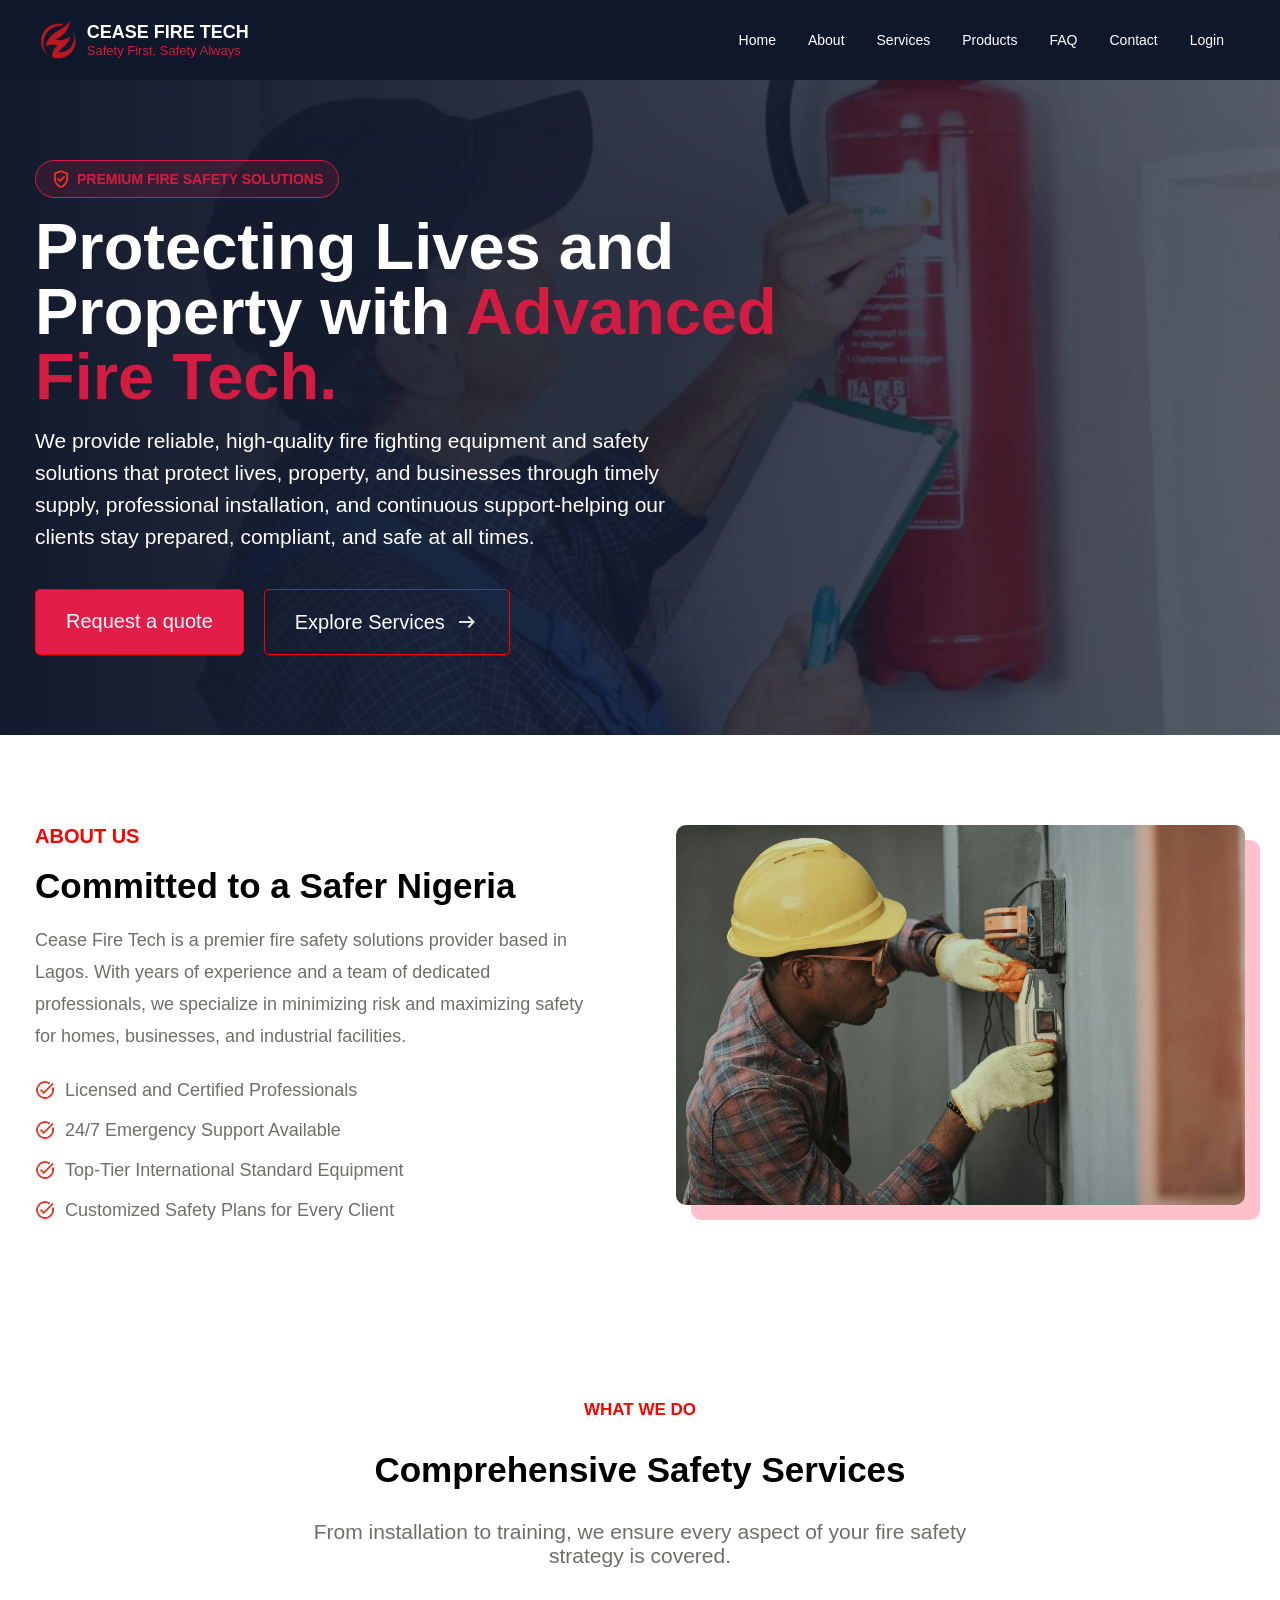
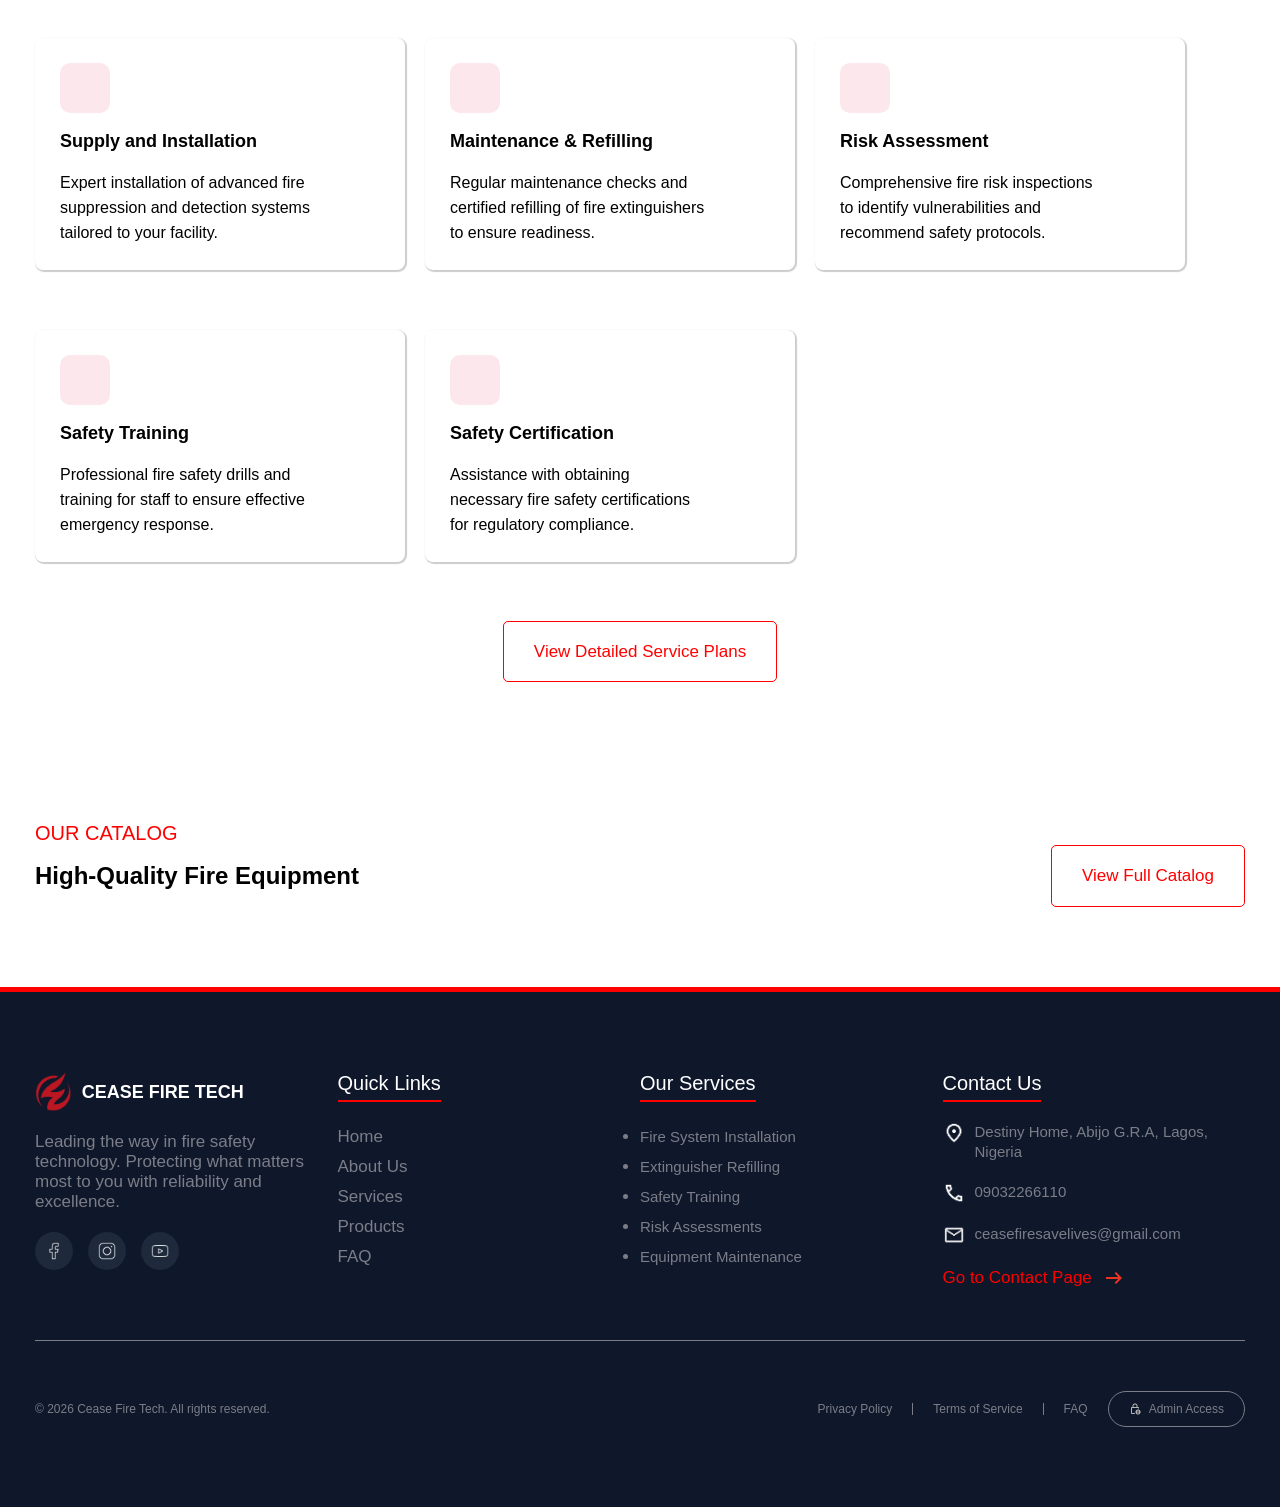
<file: index.html>
<html lang="en">
<head>
    <meta charset="UTF-8">
    <meta name="viewport" content="width=device-width, initial-scale=1.0">
    <!-- <title><img src="img/Logo.png" alt="logo">CEASE FIRE TECH</title> -->
    <link rel="stylesheet" href="home.css">
</head>
<body>
    
        <header class="header">
            <div class="logo">
                <img src="img/Logo.png" alt="">
                <p>CEASE FIRE TECH <span>Safety First, Safety Always</span></p>
            </div>  
            <nav>
                <ul>
                    <li><a href="#">Home</a></li>
                    <li><a href="#about">About</a></li>
                    <li><a href="services.html">Services</a></li>
                    <li><a href="#">Products</a></li>
                    <li><a href="#">FAQ</a></li>
                    <li><a href="contact.html">Contact</a></li>
                    <li><a href="login.html">Login</a></li>
                </ul>
            </nav>
        </header>
        <section class="main-body">
            <div class="home">
                <div class="content">
                    <div class="premium">
                        <img src="img/verified_user_24dp_E3E3E3_FILL0_wght400_GRAD0_opsz24.png" alt="">
                        <p>PREMIUM FIRE SAFETY SOLUTIONS</p>
                    </div>
                    <h1>Protecting Lives and Property with <span>Advanced Fire Tech.</span></h1>
                    <p class="p">We provide reliable, high-quality fire fighting equipment and safety solutions that protect lives, property, and businesses through timely supply, professional installation, and continuous support-helping our clients stay prepared, compliant, and safe at all times.</p>
                    <div class="button">
                        <a href="" class="button1">Request a quote</a>
                        <a href="" class="button2">Explore Services<img src="img/arrow_right_alt_24dp_E3E3E3_FILL0_wght400_GRAD0_opsz24.png" alt=""></a>
                    </div>
                </div>
            
            </div>
            <div id="about" class="about-section">
                <div class="about">
                    <div class="about-us">
                        <p class="p1">ABOUT US</p>
                        <h1>Committed to a Safer Nigeria</h1>
                        <p class="p2">Cease Fire Tech is a premier fire safety solutions provider based in Lagos. With years of experience and a team of dedicated professionals, we specialize in minimizing risk and maximizing safety for homes, businesses, and industrial facilities.</p>
                        <div class="lists">
                            <div class="ul">
                                <div class="li"><img src="img/task_alt.png" alt=""><p>Licensed and Certified Professionals</p></div>
                                <div class="li"><img src="img/task_alt.png" alt=""><p>24/7 Emergency Support Available</p></div>
                                <div class="li"><img src="img/task_alt.png" alt=""><p>Top-Tier International Standard Equipment</p></div>
                                <div class="li"><img src="img/task_alt.png" alt=""><p>Customized Safety Plans for Every Client</p></div>
                            </div>
                        </div> 
                    </div>
                    <img class="img" src="img/photo-1621905251189-08b45d6a269e.png" alt="">
                    
                </div>
            
            </div>
        </section>
        <section class="what-we-do">
            <p class="p1">WHAT WE DO</p>
            <h1>Comprehensive Safety Services</h1>
            <p class="p2">From installation to training, we ensure every aspect of your fire safety strategy is covered.</p>
            <div class="card-section">
                <div class="card">
                    <div class="small-logo"></div>
                    <h1>Supply and Installation</h1>
                    <p>Expert installation of advanced fire suppression and detection systems tailored to your facility.</p>
                </div>
                <div class="card">
                    <div class="small-logo"></div>
                    <h1>Maintenance & Refilling</h1>
                    <p>Regular maintenance checks and certified refilling of fire extinguishers to ensure readiness.</p>
                </div>
                <div class="card">
                    <div class="small-logo"></div>
                    <h1>Risk Assessment</h1>
                    <p>Comprehensive fire risk inspections to identify vulnerabilities and recommend safety protocols.</p>
                </div>
                <div class="card">
                    <div class="small-logo"></div>
                    <h1>Safety Training</h1>
                    <p>Professional fire safety drills and training for staff to ensure effective emergency response.</p>
                </div>
                <div class="card">
                    <div class="small-logo"></div>
                    <h1>Safety Certification</h1>
                    <p>Assistance with obtaining necessary fire safety certifications for regulatory compliance.</p>
                </div>
            </div>
            <div class="more-details">
                <a href="">View Detailed Service Plans</a>
            </div>
        </section>
        <section class="our-catalog">
            <p>OUR CATALOG</p>
            <div>
                <h1>High-Quality Fire Equipment</h1>
                <a href="">View Full Catalog</a>
            </div>
        </section>
        <hr class="hr">
        <footer>
            <section>
                <div class="footer-side">
                    <div class="logo">
                        <img src="img/Logo.png" alt="">
                        <p>CEASE FIRE TECH</p>
                    </div>
                    <p>Leading the way in fire safety technology. Protecting what matters most to you with reliability and excellence.</p>
                    <div class="little">
                        <div class="littlelogo">
                            <img src="img/Facebook-Logo-2--Streamline-Logos.png" alt="">
                        </div>
                        <div class="littlelogo">
                            <img src="img/Instagram-Logo-2--Streamline-Logos.png" alt="">
                        </div>
                        <div class="littlelogo">
                            <img src="img/Youtube-Clip-Logo--Streamline-Logos.png" alt="">
                        </div>
                    </div>
                </div>
                <div class="footer-side">
                    <div id="logo">
                        <p>Quick Links</p>
                        <hr>
                    </div>
                    <ul>
                        <li><a href="">Home</a></li>
                        <li><a href="#about">About Us</a></li>
                        <li><a href="#">Services</a></li>
                        <li><a href="#">Products</a></li>
                        <li><a href="#">FAQ</a></li>
                    </ul>
                </div>
                <div class="footer-side">
                    <div id="logo">
                        <p>Our Services</p>
                        <hr>
                    </div>
                    <ul>
                        <li id="li"><p>Fire System Installation</p></li>
                        <li id="li"><p>Extinguisher Refilling</p></li>
                        <li id="li"><p>Safety Training</p></li>
                        <li id="li"><p>Risk Assessments</p></li>
                        <li id="li"><p>Equipment Maintenance</p></li>
                    </ul>
                </div>
                <div class="footer-side">
                    <div id="logo">
                        <p>Contact Us</p>
                        <hr>
                    </div>
                    <div class="contact">
                        <div id="li2"><img src="img/location_on_24dp_FFFFFF_FILL0_wght400_GRAD0_opsz24.png" alt=""><p>Destiny Home, Abijo G.R.A, Lagos, Nigeria</p></div>
                        <div id="li2"><img src="img/phone_enabled_24dp_FFFFFF_FILL0_wght400_GRAD0_opsz24.png" alt=""><p>09032266110</p></div>
                        <div id="li2"><img src="img/mail_24dp_E3E3E3_FILL0_wght400_GRAD0_opsz24.png" alt=""><p>ceasefiresavelives@gmail.com</p></div>
                    </div>
                    <div class="go-to-contact">
                        <a href="contact.html">Go to Contact Page <img src="img/arrow_right_alt_24dp_EA3323_FILL0_wght400_GRAD0_opsz24_red.png" alt=""></a>
                    </div>
                </div>
                
            </section>
            <hr>
            <div class="last-part">
                <p>© 2026 Cease Fire Tech. All rights reserved.</p>
                <div class="privacy">
                    <p>Privacy Policy</p>
                    <div class="vr"></div>
                    <p>Terms of Service</p>
                    <div class="vr"></div>
                    <p>FAQ</p>
                    <div class="admin">
                        <a href=""><img src="img/lock_person_24dp_B7B7B7_FILL0_wght400_GRAD0_opsz24.png" alt="">Admin Access</a>
                    </div>
                </div>
                
            </div>
        </footer>
</body>
</html>
</file>
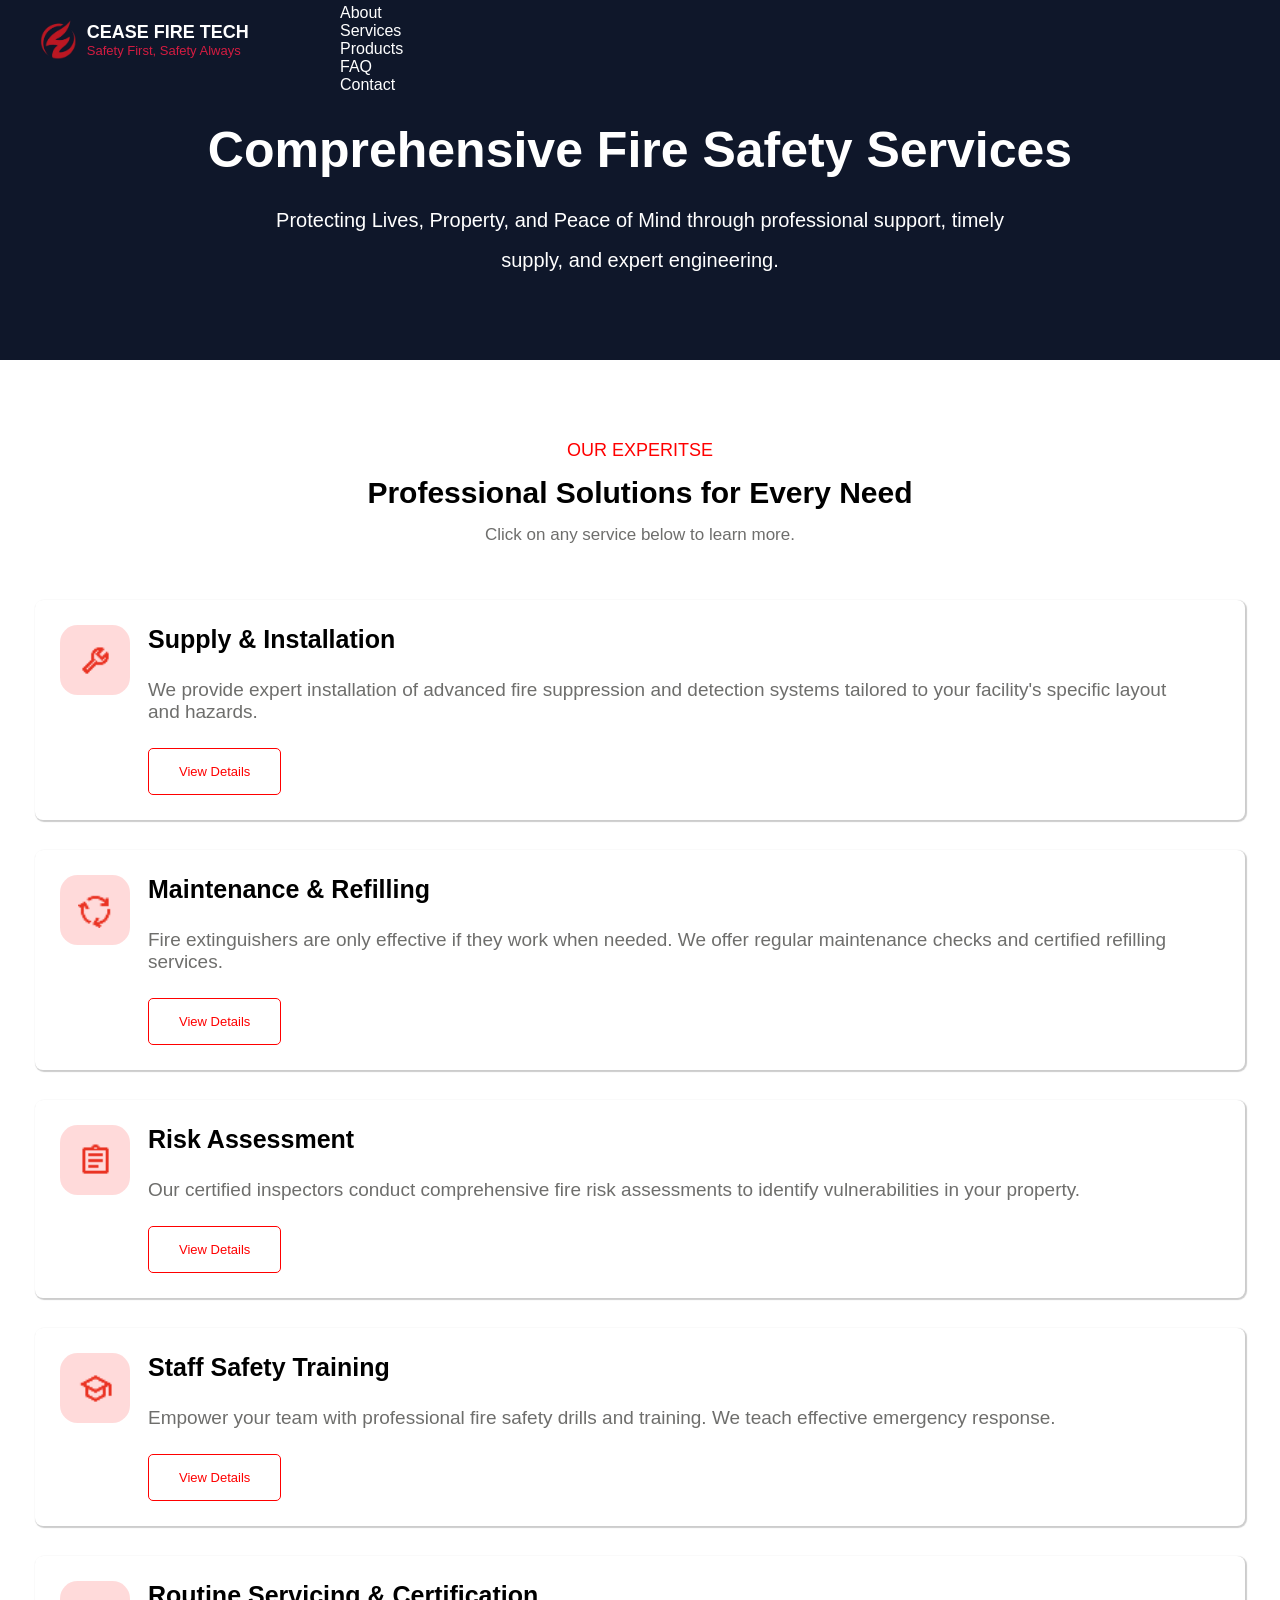
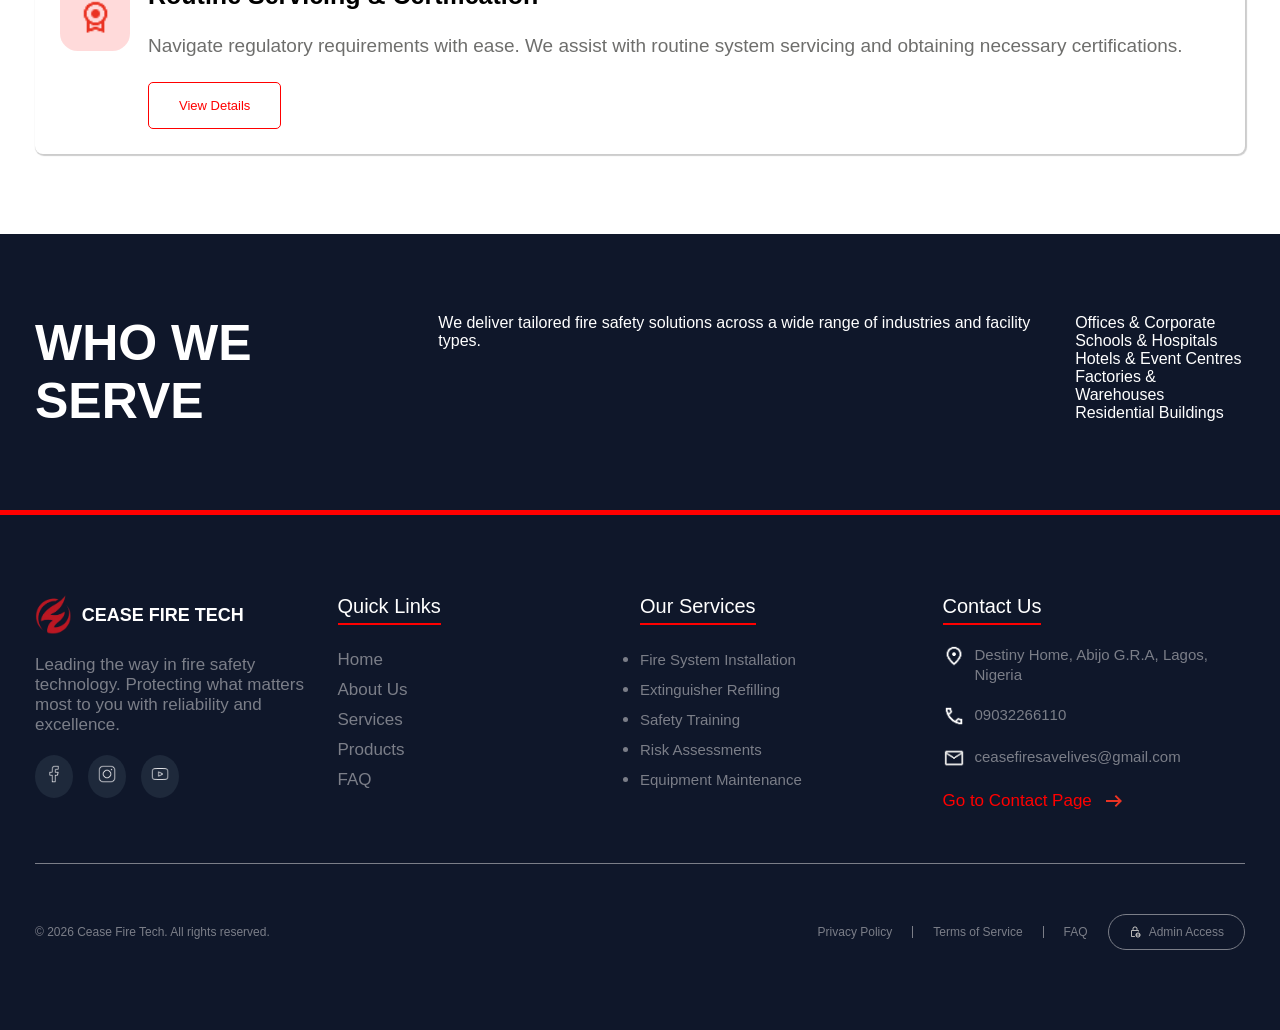
<file: services.html>
<!DOCTYPE html>
<html lang="en">
<head>
    <meta charset="UTF-8">
    <meta name="viewport" content="width=device-width, initial-scale=1.0">
    <title>Services</title>
    <link rel="stylesheet" href="home.css">
    <link rel="stylesheet" href="services.css">
</head>
<body>
        <header class="header">
            <div class="logo">
                <img src="img/Logo.png" alt="">
                <p>CEASE FIRE TECH <span>Safety First, Safety Always</span></p>
            </div>
            <div class="nav">
                <ul>
                    <li><a href="index.html">Home</a></li>
                    <li><a href="/index.html#about">About</a></li>
                    <li><a href="#">Services</a></li>
                    <li><a href="#">Products</a></li>
                    <li><a href="#">FAQ</a></li>
                    <li><a href="#">Contact</a></li>
                </ul>
            </div>
        </header>









        <section class="hero-section">
            <div class="hero">
                <h1>Comprehensive Fire Safety Services</h1>
                <p>Protecting Lives, Property, and Peace of Mind through professional support, timely supply, and expert engineering.</p>
            </div>
        </section>

        <section class="our-expertises">
            <p class="p1">OUR EXPERITSE</p>
            <h1 class="h1">Professional Solutions for Every Need</h1>
            <p class="p2">Click on any service below to learn more.</p>
            <div class="carding">
                <div class="cardy">
                    <div class="small-logo">
                        <img src="img/build_24dp_EA3323_FILL0_wght400_GRAD0_opsz24.png" alt="">
                    </div>
                    <div class="card-details">
                        <h1>Supply & Installation</h1>
                        <p>We provide expert installation of advanced fire suppression and detection systems tailored to your facility's specific layout and hazards.</p>
                        <a href="">View Details</a>
                    </div>
                </div>
                <div class="cardy">
                    <div class="small-logo">
                        <img src="img/cycle_24dp_EA3323_FILL0_wght400_GRAD0_opsz24.png" alt="" class="src">
                    </div>
                    <div class="card-details">
                        <h1>Maintenance & Refilling</h1>
                        <p>Fire extinguishers are only effective if they work when needed. We offer regular maintenance checks and certified refilling services.</p>
                        <a href="">View Details</a>
                    </div>
                </div>
                <div class="cardy">
                    <div class="small-logo">
                        <img src="img/assignment_24dp_EA3323_FILL0_wght400_GRAD0_opsz24.png" alt="" class="src">
                    </div>
                    <div class="card-details">
                        <h1>Risk Assessment</h1>
                        <p>Our certified inspectors conduct comprehensive fire risk assessments to identify vulnerabilities in your property.</p>
                        <a href="">View Details</a>
                    </div>
                </div>
                <div class="cardy">
                    <div class="small-logo">
                        <img src="img/school_24dp_EA3323_FILL0_wght400_GRAD0_opsz24.png" alt="">
                    </div>
                    <div class="card-details">
                        <h1>Staff Safety Training</h1>
                        <p>Empower your team with professional fire safety drills and training. We teach effective emergency response.</p>
                        <a href="">View Details</a>
                    </div>
                </div>
                <div class="cardy">
                    <div class="small-logo">
                        <img src="img/license_24dp_EA3323_FILL0_wght400_GRAD0_opsz24.png" alt="">
                    </div>
                    <div class="card-details">
                        <h1>Routine Servicing & Certification</h1>
                        <p>Navigate regulatory requirements with ease. We assist with routine system servicing and obtaining necessary certifications.</p>
                        <a href="">View Details</a>
                    </div>
                </div>
            </div>
        </section>

        <section class="who-we-serve">
            <h1>WHO WE SERVE</h1>
            <p>We deliver tailored fire safety solutions across a wide range of industries and facility types.</p>
            <div class="five-cars">
                <div class="one-by-one">
                    <p>Offices & Corporate</p>
                </div>

                <div class="one-by-one">
                    <p>Schools & Hospitals</p>
                </div>

                <div class="one-by-one">
                    <p>Hotels & Event Centres</p>
                </div>

                <div class="one-by-one">
                    <p>Factories & Warehouses</p>
                </div>

                <div class="one-by-one">
                    <p>Residential Buildings</p>
                </div>
            </div>
        </section>


















        <hr class="hr">
        <footer>
            <section>
                <div class="footer-side">
                    <div class="logo">
                        <img src="img/Logo.png" alt="">
                        <p>CEASE FIRE TECH</p>
                    </div>
                    <p>Leading the way in fire safety technology. Protecting what matters most to you with reliability and excellence.</p>
                    <div class="little">
                        <div class="littlelogo">
                            <img src="img/Facebook-Logo-2--Streamline-Logos.png" alt="">
                        </div>
                        <div class="littlelogo">
                            <img src="img/Instagram-Logo-2--Streamline-Logos.png" alt="">
                        </div>
                        <div class="littlelogo">
                            <img src="img/Youtube-Clip-Logo--Streamline-Logos.png" alt="">
                        </div>
                    </div>
                </div>
                <div class="footer-side">
                    <div id="logo">
                        <p>Quick Links</p>
                        <hr>
                    </div>
                    <ul>
                        <li><a href="">Home</a></li>
                        <li><a href="#about">About Us</a></li>
                        <li><a href="#">Services</a></li>
                        <li><a href="#">Products</a></li>
                        <li><a href="#">FAQ</a></li>
                    </ul>
                </div>
                <div class="footer-side">
                    <div id="logo">
                        <p>Our Services</p>
                        <hr>
                    </div>
                    <ul>
                        <li id="li"><p>Fire System Installation</p></li>
                        <li id="li"><p>Extinguisher Refilling</p></li>
                        <li id="li"><p>Safety Training</p></li>
                        <li id="li"><p>Risk Assessments</p></li>
                        <li id="li"><p>Equipment Maintenance</p></li>
                    </ul>
                </div>
                <div class="footer-side">
                    <div id="logo">
                        <p>Contact Us</p>
                        <hr>
                    </div>
                    <div class="contact">
                        <div id="li2"><img src="img/location_on_24dp_FFFFFF_FILL0_wght400_GRAD0_opsz24.png" alt=""><p>Destiny Home, Abijo G.R.A, Lagos, Nigeria</p></div>
                        <div id="li2"><img src="img/phone_enabled_24dp_FFFFFF_FILL0_wght400_GRAD0_opsz24.png" alt=""><p>09032266110</p></div>
                        <div id="li2"><img src="img/mail_24dp_E3E3E3_FILL0_wght400_GRAD0_opsz24.png" alt=""><p>ceasefiresavelives@gmail.com</p></div>
                    </div>
                    <div class="go-to-contact">
                        <a href="contact.html">Go to Contact Page <img src="img/arrow_right_alt_24dp_EA3323_FILL0_wght400_GRAD0_opsz24_red.png" alt=""></a>
                    </div>
                </div>
                
            </section>
            <hr>
            <div class="last-part">
                <p>© 2026 Cease Fire Tech. All rights reserved.</p>
                <div class="privacy">
                    <p>Privacy Policy</p>
                    <div class="vr"></div>
                    <p>Terms of Service</p>
                    <div class="vr"></div>
                    <p>FAQ</p>
                    <div class="admin">
                        <a href=""><img src="img/lock_person_24dp_B7B7B7_FILL0_wght400_GRAD0_opsz24.png" alt="">Admin Access</a>
                    </div>
                </div>
                
            </div>
        </footer>
</body>
</html>
</file>
<file: home.css>
*{
    margin: 0;
    padding: 0;
    box-sizing: border-box;
    font-family: Montserrat, Oswald, sans-serif;
}


li{
    list-style: none;
    text-decoration: none;
}

header{
    height: 80px;
    display: flex;
    padding: 0px 40px;
    align-items: center;
    position: fixed;
    top: 0;
    left: 0;
    width: 100%;
    background-color: #0F172A;
    color: #ffffff;

}


.logo{
    width: 300px;
    display: flex;
    color: #ffffff;
    align-items: center;
}
.logo p{
    padding-left: 10px;
    font-weight: 600;
    font-size: 18px;
    display: block;
}
.logo span{
    font-size: 13px;
    font-weight: 400;
    display: block;
    color: #D31C41;
}
.logo img{
    height: 40px;
}

a{
    text-decoration: none;
    color: #ffffff;
}
nav {
   width: 100%;
    display: flex;
    justify-content: end;
}
nav  ul{
    font-size: 14px;
    width: 100%;
    display: flex;
    text-align: end;
    justify-content: end;
    align-items: center;
}
nav li{
    
    padding: 0 16px;
    list-style: none;
    text-decoration: none;
}

.home{
    background: linear-gradient(to right, rgba(18, 26, 45, 1), rgba(18, 26, 45, 0.7)), url(img/Fire-Extinguisher.webp);
    background-repeat: no-repeat;
    background-position: right;
    background-size: cover;
    
}

.content{
    padding: 160px 35px 80px 35px;
    width: 72%;
    display: flex;
    flex-direction: column;
    gap: 16px;
    color: #ffffff;
}


.premium{
    width: fit-content;
    padding: 8px 15px;
    display: flex;
    gap: 6px;
    align-items: center;
    border: 1px solid black;
    border-radius: 40px;
    background-color: rgba(161, 28, 63, 0.2);
    color: #D31C41;
    border-color: #D31C41;
    font-size: 14px;
    font-weight: bolder;
}



.premium img{
    width: 20px;
    height: 20px;
}

.content h1{
    
    font-size: 65px;
    font-weight: 700;
    line-height: 65px;
}

.content h1 span{
    color: #D31C41;
}

.content .p{
    font-size: 21px;
    line-height: 32px;
    width: 80%;
    
}

.button{
    margin-top: 20px;
    display: flex;
    gap: 20px;
}

.button a{
    font-size: 20px;
    padding: 20px 30px;
    color: #ffffff;
    width: fit-content;
    align-items: center;
    justify-content: center;
    border: 1px solid red;
    border-radius: 5px;
   
}

.button1{
    background-color: #E11D48;
}

.button2{
    display: flex;
    gap: 10px;
    justify-content: center;
    justify-items: center;
    align-items: center;
    align-content: center;
}

.about-section{
    padding: 90px 35px;
    
}


.about{
    /* padding-top: 90px; */
    display: flex;
    flex-direction: row;
    gap: 20px;
}

.about-us{
    width: 53%;
    display: flex;
    gap: 18px;
    flex-direction: column;
}

.about-us .p1{
    color: red;
    font-size: 20px;
    font-weight: bold;
}
.about-us h1{
    font-size: 35px;
    justify-content: space-between;
}

.about-us .p2{
    color: rgb(110, 110, 108);
    width: 90%;
    font-size: 18px;
    line-height: 32px;  
}

.lists .ul .li{
    color: rgb(110, 110, 108);
    font-size: 18px;
    line-height: 40px;
    display: flex;
    gap: 10px;
    align-items: center;
}


.lists .ul .li img{
    width: 20px;
}


.about .img{
    height: 380px;
    border-radius: 10px;
    box-shadow: 15px 15px pink;
}

.what-we-do{
    padding: 80px 35px;
    display: flex;
    flex-direction: column;
    justify-content: center;
    align-items: center;
    gap: 30px;
}

.what-we-do .p1{
    color: red;
    font-size: 17px;
    font-weight: bolder;
}

.what-we-do h1{
    font-size: 35px;
}

.what-we-do .p2{
    width: 55%;
    font-size: 21px;
    text-align: center;
    color: rgb(110, 110, 108);
}

.card-section{
    display: flex;
    flex-wrap: wrap;
    gap: 20px;
}

.card{
    padding: 25px 25px;
    margin-top: 40px;
    display: flex;
    gap: 18px;
    flex-direction: column;
    width: 370px;
    box-shadow: 1px 1px 1px 1px rgba(0, 0, 0, 0.20);
    border-radius: 8px;
    
}

.card:hover{
    box-shadow: 5px 5px 10px 0px rgba(0, 0, 0, 0.50);
    cursor: pointer;
}

.card .small-logo{
 padding: 10px 10px;
 width: 50px;
 height: 50px;
 background-color: #FCE8EC;
 border-radius: 10px;

}

.card h1{
    font-size: 18px;
    
}

.card p{
    line-height: 25px;
    width: 80%;
}

.more-details{
    margin-top: 50px;
   
}
.more-details a{
    font-size: 17px;
    padding: 20px 30px;
    color: red;
    width: fit-content;
    align-items: center;
    justify-content: center;
    border: 1px solid red;
    border-radius: 5px;
}

.our-catalog{
    padding: 80px 35px;
}

.our-catalog p{
    font-size: 20px;
    color: red;
}

.our-catalog div{
    display: flex;
    align-items: center;
    justify-content: space-between;
}

.our-catalog div a{
    font-size: 17px;
    padding: 20px 30px;
    color: red;
    width: fit-content;
    align-items: center;
    justify-content: center;
    border: 1px solid red;
    border-radius: 5px;
}

.hr{
    height: 5px;
    width: 100%;
    background-color: red;
    border: none;
}

footer{
    background-color: #0F172A;
    padding: 80px 35px;
    display: flex;
    flex-direction: column;
    gap: 50px;
}

footer section{
    display: flex;
    justify-content: space-between;
}

footer section .footer-side{
    font-size: 17px;
    width: 25%;
    display: flex;
    flex-direction: column;
    align-items: left;
    gap: 20px;
    color: #7B7E88;
}

footer section .footer-side #logo{
    width: fit-content;
    align-items: left;
    padding: 0px;
    color: #ffffff;
    font-size: 20px;
}

footer section .footer-side #logo hr{
    margin-top: 5px;
    border: none;
    height: 2px;
    background-color: red;
}

footer section .footer-side .little{
    display: flex;
    gap: 15px;
}

footer section .footer-side .little .littlelogo{
    border-radius: 100%;
    background-color: #1E293B;
    padding: 10px 10px;
}

footer section .footer-side .little .littlelogo:hover{
    border-radius: 100%;
    background-color: red;
    padding: 10px 10px;
}

footer section .footer-side .little .littlelogo img{
    width: 18px;
}

.footer-side ul #li{
    list-style-type: disc;
}

.footer-side ul li a{
    line-height: 30px;
    color: #7B7E88;
}

.footer-side ul li p{
    font-size: 15px;
    line-height: 30px;
    color: #7B7E88;
}

.footer-side .contact{
    display: flex;
    flex-direction: column;
    gap: 20px;
}

.footer-side .contact #li2{
    line-height: 20px;
    font-size: 15px;
    display: flex;
    gap: 10px;
    align-items: top;
}

.footer-side .contact #li2 img{
    width: 22px;
    height: 22px;
}

.footer-side .go-to-contact{
    display: flex;
    gap: 10px;
    justify-content: left;
    justify-items: center;
    align-items: center;
    align-content: center;
}

.footer-side .go-to-contact a{
    display: flex;
    gap: 10px;
    justify-content: left;
    justify-items: center;
    align-items: center;
    align-content: center;
    color: red;
}

.footer-side .go-to-contact a:hover{
    color: white;
}

footer hr{
    background-color: #7B7E88;
    height: 1px;
    border: none;
    /* margin-top: 50px; */
}

footer .last-part{
    display: flex;
    justify-content: space-between;
    align-items: center;
    color: #7B7E88;
    font-size: 12px;
}

footer .last-part .privacy{
    display: flex;
    gap: 20px;
    align-items: center;
    
}

footer .last-part .privacy .vr{
    width: 1px;
    height: 12px;
    background-color: #7B7E88;
}

.last-part .admin a{
    color: #7B7E88;
    padding: 10px 20px;
    display: flex;
    width: fit-content;
    align-items: center;
    justify-content: center;
    border: 1px solid #7B7E88;
    border-radius: 25px;
    gap: 8px;
}

.last-part .admin a img{
    width: 12px;
}

.last-part .admin a:hover{
    color: white;
    border: 1px solid white;
}
</file>
<file: services.css>
.hero-section{
    padding: 100px 35px 80px 35px;
    background-color: #0F172A;
}

.hero-section .hero{
    color: white;
    /* width: 72%; */
    display: flex;
    flex-direction: column;
    justify-content: center;
    align-items: center;
    text-align: center;
    line-height: 2.0;
}

.hero-section .hero h1{
    font-size: 50px;
    font-weight: 600;
}
.hero-section .hero p{
    width: 65%;
    font-size: 20px;
    font-weight: 400;
}

.our-expertises{
    padding: 80px 35px;
    display: flex;
    flex-direction: column;
    gap: 15px;
    color: white;
}

.our-expertises .p1{
   text-align: center;
   font-size: 18px;
   color:red;
   
}

.our-expertises .h1{
    font-size: 30px;
    font-weight: 600;
    text-align: center;
    color: black;
}

.our-expertises .p2{
    font-size: 17px;
    text-align: center;
    color: rgb(110, 110, 108);
    margin: auto;
}

.our-expertises .carding{
    display: flex;
    flex-wrap: wrap;
    gap: 30px;
    padding-top: 40px;
    justify-content: left;
    align-items: center;
}

.our-expertises .cardy{
    padding: 25px 25px;
    display: flex;
    gap: 18px;
    flex-direction: row;
    justify-content: left;
    width: 100%;
    box-shadow: 1px 1px 1px 1px rgba(0, 0, 0, 0.20);
    border-radius: 8px;
    color: black;
}

.our-expertises .cardy .small-logo{
    width: 70px;
    height: 70px;
    border-radius: 25%;
    background-color: rgba(255, 0, 0, 0.144);
    display: flex;
    justify-content: center;
    align-items: center;
}

.cardy .small-logo img{
    width: 50%;
}

.cardy:hover .small-logo{
    background-color:rgba(255, 0, 0, 0.372);
    transition: 0.5s;
}

.cardy .card-details{
    display: flex;
    flex-direction: column;
    gap: 25px;
    justify-content: left;
    align-items: left;
    width: 90%;
}

.cardy .card-details h1{
    font-size: 25px;
    text-align: left;
}

.cardy .card-details p{
    font-size: 19px;
    color: rgb(110, 110, 108);
}

.cardy .card-details a{
    font-size: 13px;
    padding: 15px 30px;
    color: red;
    width: fit-content;
    align-items: center;
    justify-content: center;
    border: 1px solid red;
    border-radius: 5px;
}
.cardy:hover{
    box-shadow: 5px 5px 10px 0px rgba(0, 0, 0, 0.50);
    cursor: pointer;
}


.cardy:hover a{
    background-color: red;
    color: white;
    transition: 0.5s;
}

.who-we-serve{
    padding: 80px 35px;
    display: flex;
    flex-direction: row;
    gap: 15px;
    color: white;
    background-color: #0F172A;
}

.who-we-serve h1{
    color: #ffffff;
    font-size: 50px;
}

.who-we-serve p{
    color: white;
}
</file>
